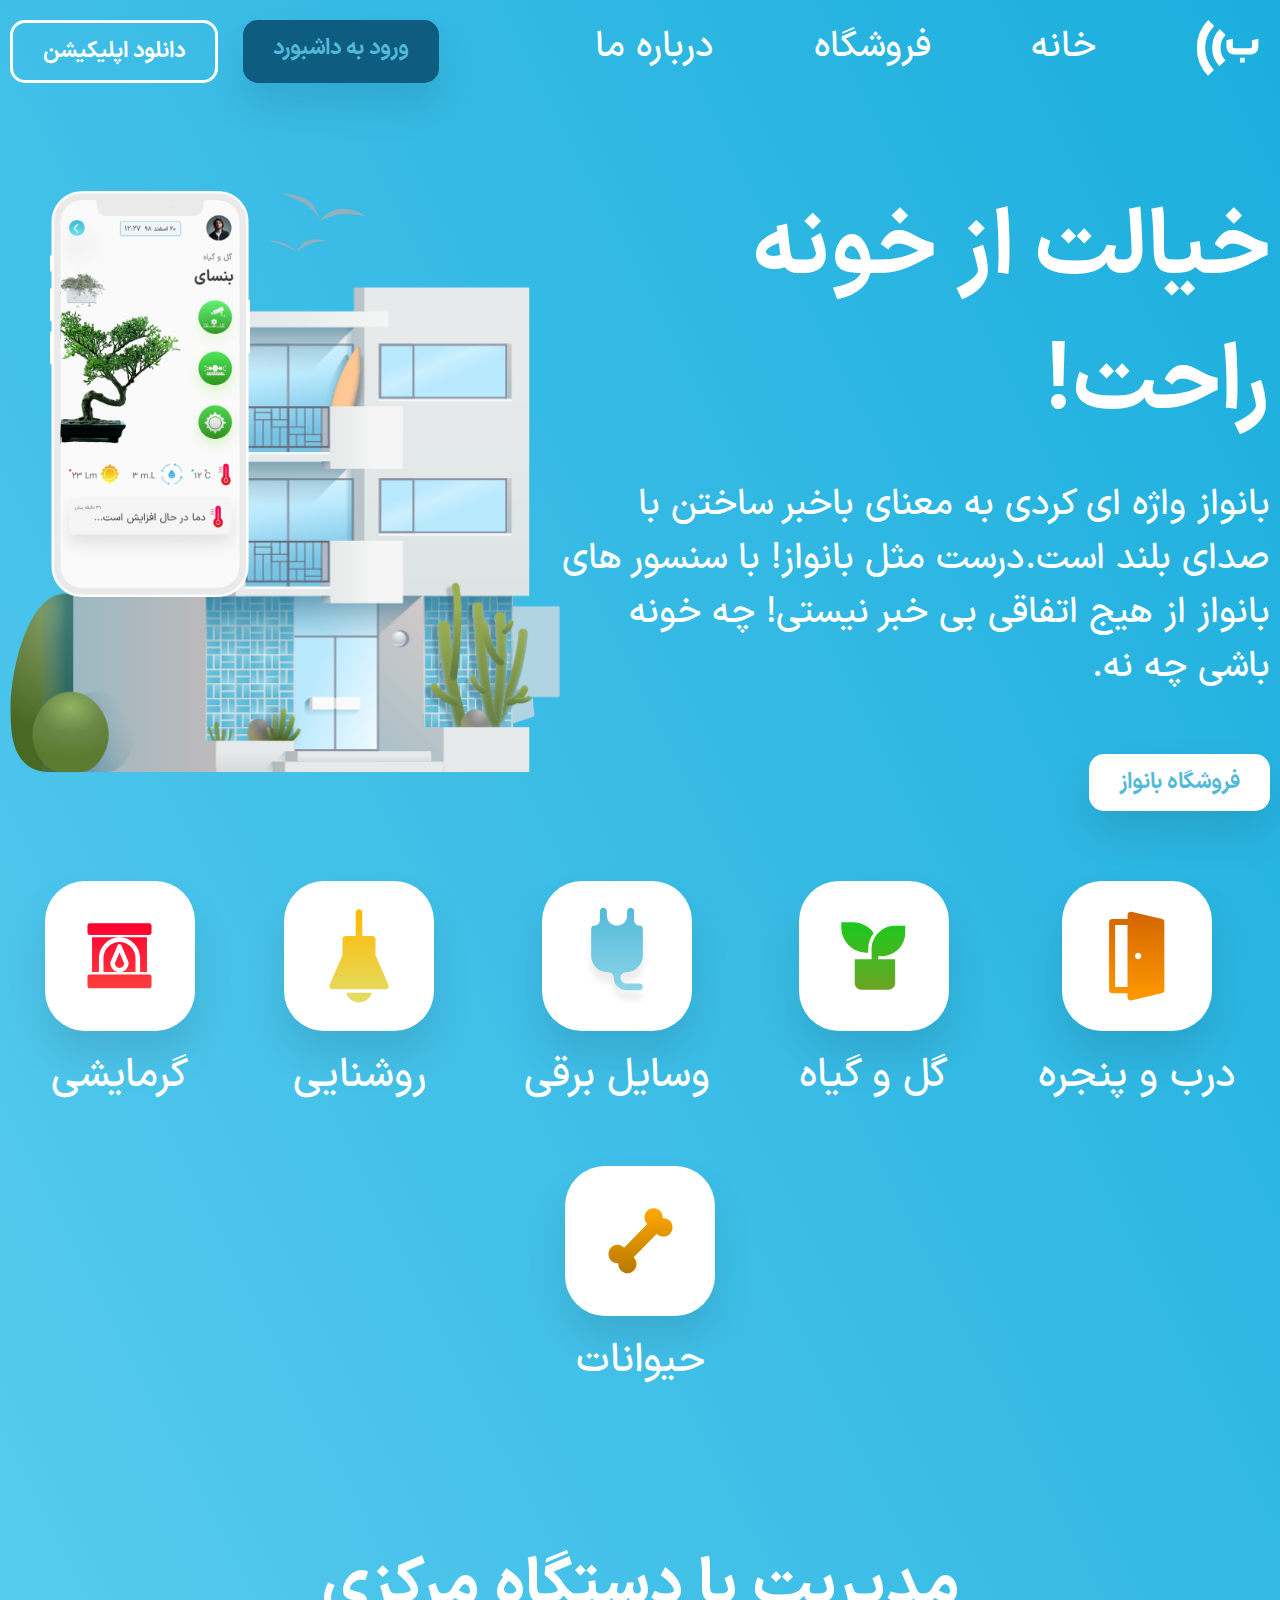
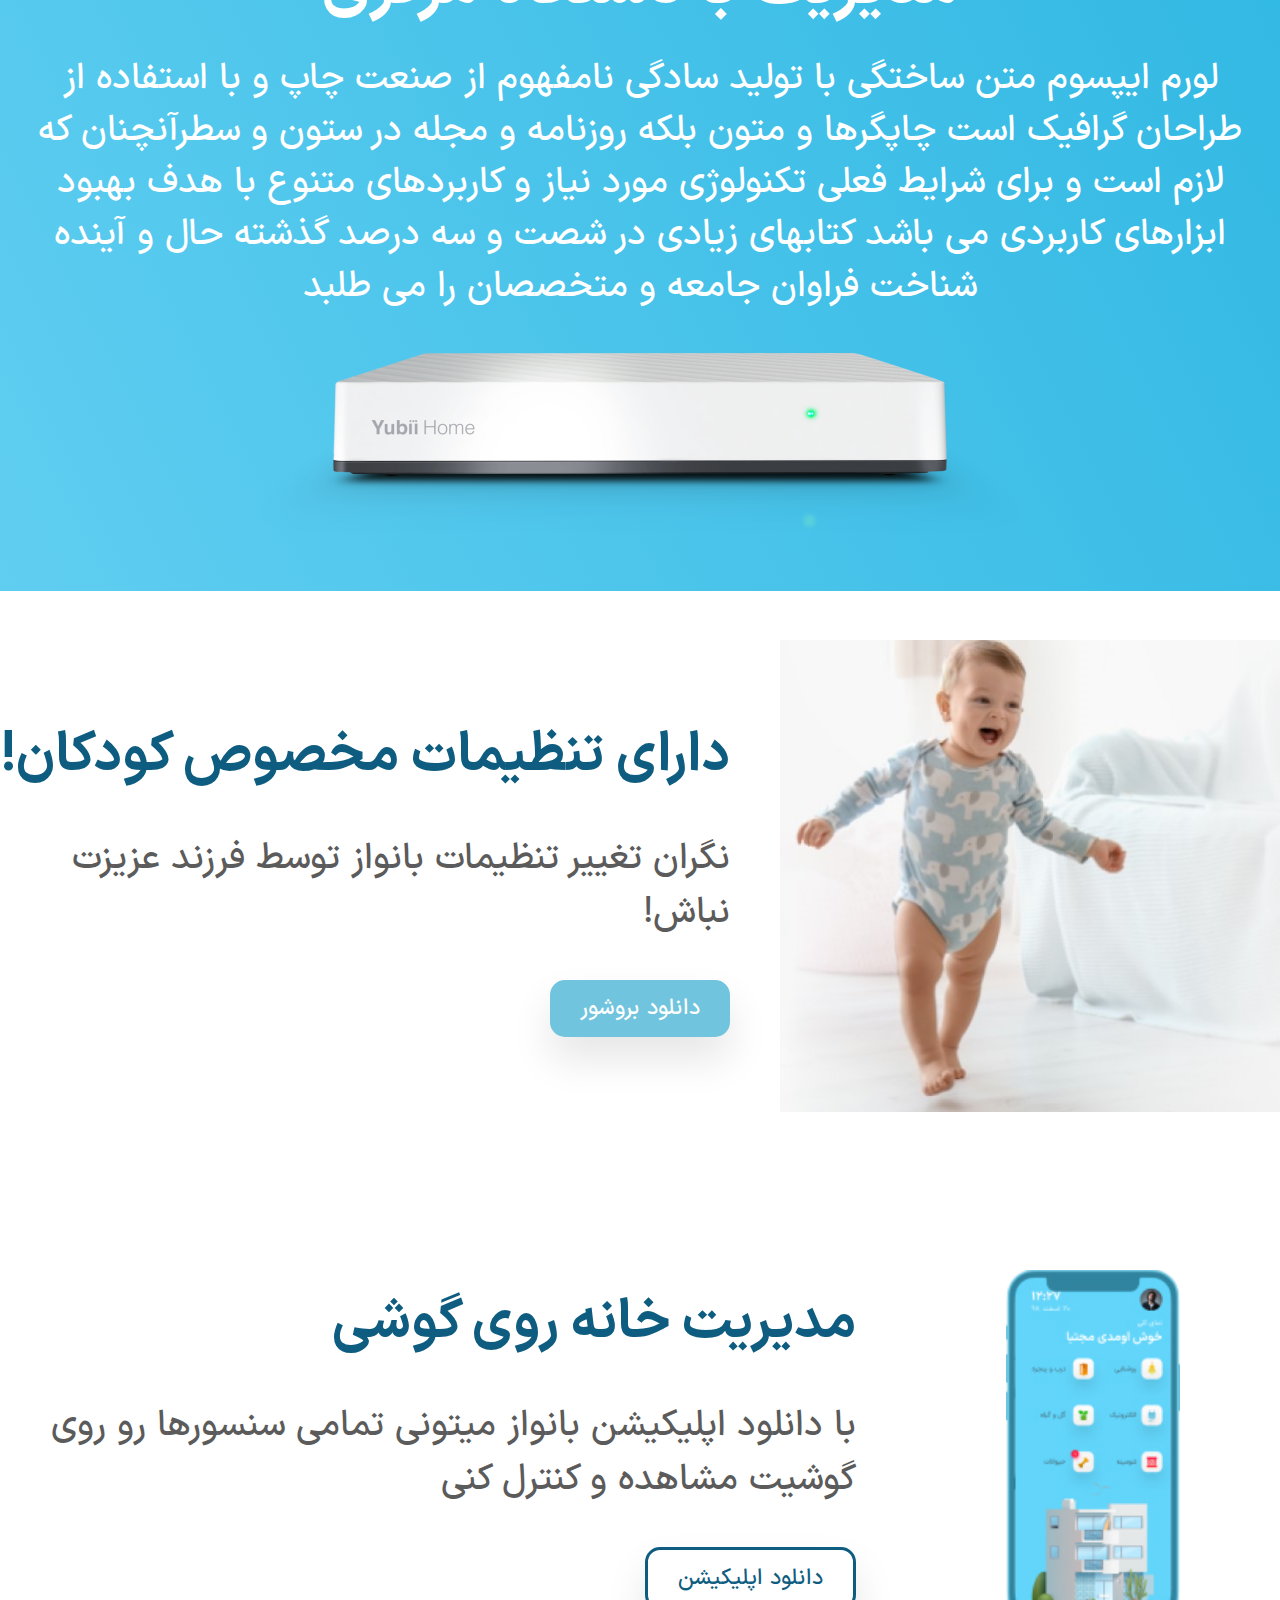
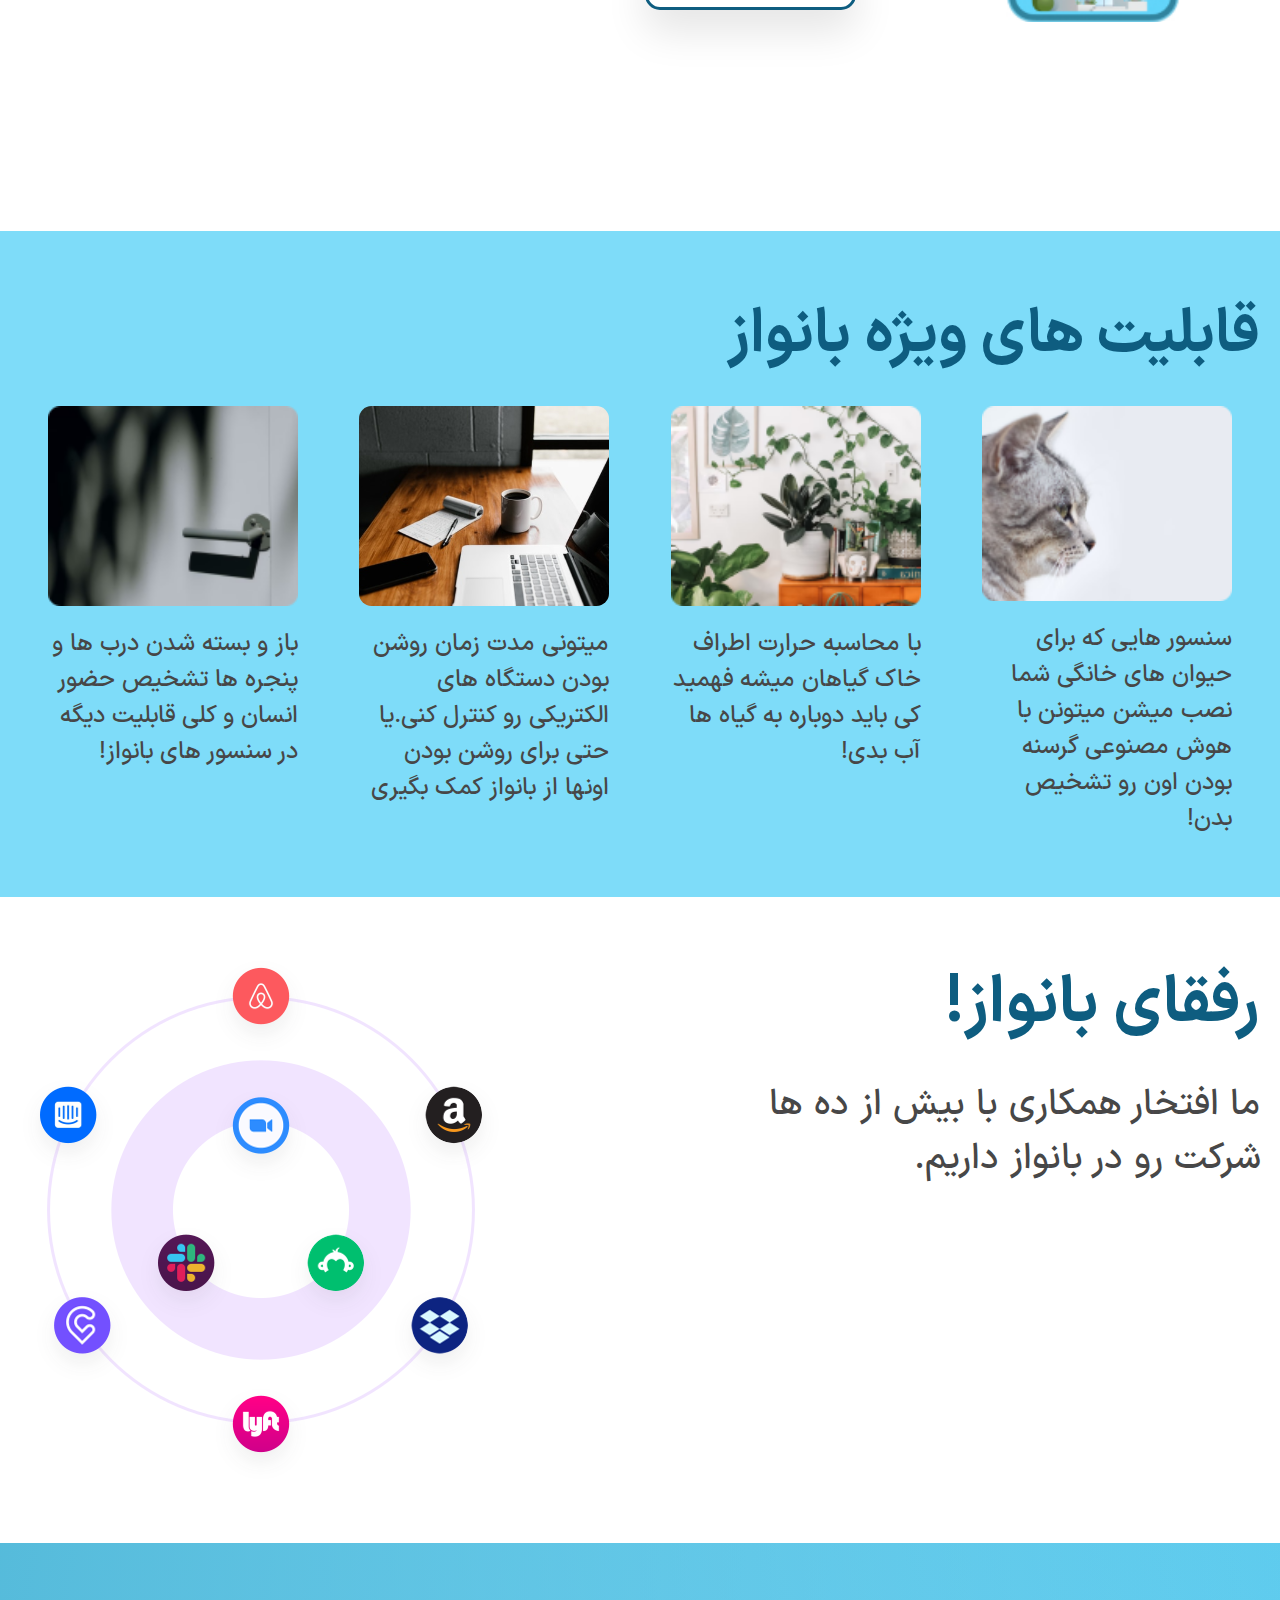
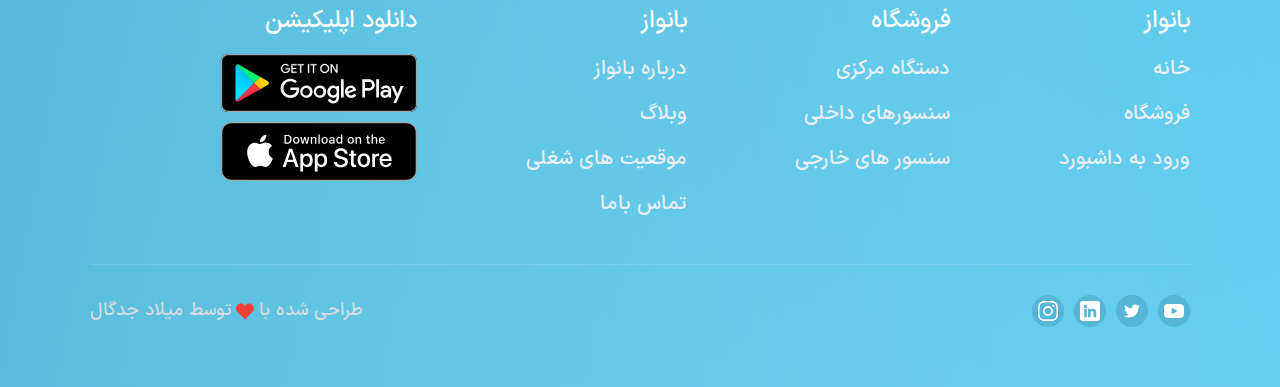
<file: index.html>
<html lang="en" dir="rtl">

<head>
    <meta charset="UTF-8">
    <meta http-equiv="X-UA-Compatible" content="IE=edge">
    <meta name="viewport" content="width=device-width, initial-scale=1.0">
    <title>Document</title>
    <link rel="stylesheet" href="./assets/css/style.css">

</head>

<body>
    <header>
        <div class="container block">
            <div class="header">
                <div class="header__brand">
                    <img src="./assets/images/logo.svg" alt="Banvaaz Logo">
                </div>
                <div class="header__btns" id="mobile-btns">
                    <button class="btn header-btn">فروشگاه بانواز</button>
                    <div class="hamburger-menu nav__toggler">
                        <div class="hamburger-menu__line1 hbr-menu__line"></div>
                        <div class="hamburger-menu__line2 hbr-menu__line"></div>
                        <div class="hamburger-menu__line3 hbr-menu__line"></div>

                    </div>
                </div>
                <nav class="nav">
                    <ul>
                        <li class="list_item"><a href="#">خانه</a></li>
                        <li class="list_item"><a href="#">فروشگاه</a></li>
                        <li class="list_item"><a href="#">درباره ما</a></li>
                    </ul>
                    <div class="header__btns">
                        <button class="btn header-btn" id="panel-login">ورود به داشبورد</button>
                        <button class="btn btn--secondary" id="shop-btn">دانلود اپلیکیشن</button>

                    </div>
                </nav>
            </div>
        </div>

    </header>
    <section class="hero-header container">
        <div class="hero-header__imgbox">
            <img src="./assets/images/home.png" alt="Home Image Hero Header">
            <img src="./assets/images/iPhone12Mini.png" alt="Iphone12Mini Image">
        </div>
        <div>
            <h1>خیالت از خونه راحت!</h1>
            <p>بانواز واژه ای کردی به معنای باخبر ساختن با صدای بلند است.درست مثل بانواز! با سنسور های بانواز از هیج اتفاقی بی خبر نیستی! چه خونه باشی چه نه.
            </p>
            <button class="btn">فروشگاه بانواز</button>
        </div>

    </section>
    <section class="top-features container">
        <div class="feature">
            <div class="feature__img">
                <img src="./assets/images/Vector2.svg" alt="Feature Icon Door">
            </div>
            <p>درب و پنجره</p>
        </div>
        <div class="feature">
            <div class="feature__img">
                <img src="./assets/images/Vector.svg" alt="Feature Icon Door">
            </div>
            <p>گل و گیاه</p>
        </div>
        <div class="feature">
            <div class="feature__img">
                <img src="./assets/images/plug.svg" alt="Feature Icon Door">
            </div>
            <p>وسایل برقی</p>
        </div>
        <div class="feature">
            <div class="feature__img">
                <img src="./assets/images/lamp.svg" alt="Feature Icon Door">
            </div>
            <p>روشنایی</p>
        </div>
        <div class="feature">
            <div class="feature__img">
                <img src="./assets/images/fire_place.svg" alt="Feature Icon Door">
            </div>
            <p>گرمایشی</p>
        </div>
        <div class="feature">
            <div class="feature__img">
                <img src="./assets/images/dog.svg" alt="Feature Icon Door">
            </div>
            <p>حیوانات</p>
        </div>
    </section>
    <section class="management-option container block">
        <div class="management-option__img">
            <img src="./assets/images/kooler.png" alt="Kooler Khone">
        </div>
        <div class="management-option__text">
            <h2>مدیریت با دستگاه مرکزی</h2>
            <p>لورم ایپسوم متن ساختگی با تولید سادگی نامفهوم از صنعت چاپ و با استفاده از طراحان گرافیک است چاپگرها و متون بلکه روزنامه و مجله در ستون و سطرآنچنان که لازم است و برای شرایط فعلی تکنولوژی مورد نیاز و کاربردهای متنوع با هدف بهبود ابزارهای کاربردی
                می باشد کتابهای زیادی در شصت و سه درصد گذشته حال و آینده شناخت فراوان جامعه و متخصصان را می طلبد</p>
        </div>
    </section>
    <section class="child-settings">
        <div class="child-settings__plan container">
            <img src="./assets/images/child.jpg" alt="Child Image">
            <div>
                <h3>دارای تنظیمات مخصوص کودکان!</h3>
                <p>نگران تغییر تنظیمات بانواز توسط فرزند عزیزت نباش!</p>
                <button class="btn btn--primary">دانلود بروشور</button>
            </div>
        </div>
        <div class="child-settings__plan container">
            <img src="./assets/images/Device.jpg" alt="Device Image">
            <div>
                <h3>مدیریت خانه روی گوشی</h3>
                <p>با دانلود اپلیکیشن بانواز میتونی تمامی سنسورها رو روی گوشیت مشاهده و کنترل کنی</p>
                <button class="btn btn--secondary">دانلود اپلیکیشن</button>
            </div>
        </div>
    </section>
    <section class="pro-option-main">
        <div class="container block">
            <h2>قابلیت های ویژه بانواز</h2>
            <div class="pro-options">
                <div class="option">
                    <img src="./assets/images/pro-options4.png" alt="Option Image1" loading="lazy">
                    <p>سنسور هایی که برای حیوان های خانگی شما نصب میشن میتونن با هوش مصنوعی گرسنه بودن اون رو تشخیص بدن!</p>
                </div>
                <div class="option">
                    <img src="./assets/images/pro-options3.png" alt="Option Image1" loading="lazy">
                    <p>با محاسبه حرارت اطراف خاک گیاهان میشه فهمید کی باید دوباره به گیاه ها آب بدی!</p>
                </div>
                <div class="option">
                    <img src="./assets/images/pro-options2.svg" alt="Option Image1" loading="lazy">
                    <p>میتونی مدت زمان روشن بودن دستگاه های الکتریکی رو کنترل کنی.یا حتی برای روشن بودن اونها از بانواز کمک بگیری</p>
                </div>
                <div class="option">
                    <img src="./assets/images/pro-options1.png" alt="Option Image1" loading="lazy">
                    <p>باز و بسته شدن درب ها و پنجره ها تشخیص حضور انسان و کلی قابلیت دیگه در سنسور های بانواز!</p>
                </div>
            </div>
        </div>
    </section>
    <section class="main-brands">
        <div class="brands container block">
            <div>
                <h2>رفقای بانواز!</h2>
                <p>ما افتخار همکاری با بیش از ده ها شرکت رو در بانواز داریم.</p>
            </div>
            <img src="./assets/images/Logos.png" alt="Brand logo">
        </div>
    </section>
    <footer class="footer">
        <div class="container block">
            <div class="footer__top">
                <div class="footer__top__plan">
                    <h3>بانواز</h3>
                    <ul>
                        <li><a href="#">خانه</a></li>
                        <li><a href="#">فروشگاه</a></li>
                        <li><a href="#">ورود به داشبورد</a></li>
                    </ul>
                </div>
                <div class="footer__top__plan">
                    <h3>فروشگاه</h3>
                    <ul>
                        <li><a href="#">دستگاه مرکزی</a></li>
                        <li><a href="#">سنسورهای داخلی</a></li>
                        <li><a href="#">سنسور های خارجی</a></li>
                    </ul>
                </div>
                <div class="footer__top__plan">
                    <h3>بانواز</h3>
                    <ul>
                        <li><a href="#">درباره بانواز</a></li>
                        <li><a href="#">وبلاگ</a></li>
                        <li><a href="#">موقعیت های شغلی</a></li>
                        <li><a href="#">تماس باما</a></li>
                    </ul>
                </div>
                <div class="footer__top__plan">
                    <h3>دانلود اپلیکیشن</h3>
                    <img src="./assets/images/GooglePlayBadge.svg" alt="Google Play Badge Img">
                    <img src="./assets/images/AppStoreBadge.svg" alt="App Store Badge Img">
                </div>
            </div>
            <div class="footer__bottom">
                <div class="social-icons">
                    <a href="#" class="social__icon">
                        <img src="./assets/images/yt.svg">
                    </a>
                    <a href="#" class="social__icon">
                        <img src="./assets/images/twitter.svg">
                    </a>
                    <a href="#" class="social__icon">
                        <img src="./assets/images/linkedin.svg">
                    </a>
                    <a href="#" class="social__icon">
                        <img src="./assets/images/insta.svg">
                    </a>

                </div>
                <P class="copyright">
                    طراحی شده با<img src="./assets/images/heart.svg" alt="Heart Icon">توسط میلاد جدگال
                </P>
            </div>
        </div>
    </footer>

    <script src="./assets/js/app.js"></script>
</body>


</html>
</file>
<file: assets/css/style.css>
@import url('./fonts.css');
    /* !Resets */
    
    *,
    *::after,
    *::before {
        margin: 0;
        padding: 0;
        box-sizing: border-box;
        list-style: none;
    }
    
    body {
        background: var(--color-secondary);
    }
    
    @media screen and (min-width: 768px) {
        body {
            background: linear-gradient(243.02deg, #10A9DA -9.92%, #92E5FF 106.28%);
        }
    }
    /* !Root Variables */
    
     :root {
        --color-primary: #0E5D80;
        --color-secondary: #53B9D9;
        --color-white: #fff;
        --color-text-white-back: #5B5B5B;
        --color-text-primary-back: #474747;
        --color-footer-text: #EEEFF4;
        --color-footer-back: #146183;
        --color-btn-text: #399DBC;
    }
    /* !TypoGraphy */
    
    html {
        font-size: 62.5%;
    }
    
    h1,
    h2,
    h3 {
        color: var(--color-white);
        font-weight: bold;
    }
    
    h1,
    h2 {
        font-size: 3.2rem;
        margin-bottom: 2.5rem;
    }
    
    @media screen and (min-width: 1024px) {
        h1 {
            font-size: 9rem;
        }
        h2 {
            font-size: 6.4rem;
        }
    }
    /* !Container */
    
    .container {
        max-width: 1600px;
        margin: 0 auto;
    }
    
    .block {
        padding: 4rem 1rem;
    }
    
    @media screen and (min-width: 768px) {
        .block {
            padding: 6rem 2rem;
        }
    }
    /* !Buttons */
    
    .btn {
        font-size: 1.8rem;
        padding: 0.9rem 1.3rem;
        border-radius: 8px;
        outline: 0;
        cursor: pointer;
        background-color: var(--color-white);
        border: 0;
        color: var(--color-secondary);
    }
    
    .btn.btn--primary {
        background-color: #71C4DE;
        color: var( --color-white);
    }
    
    .btn.btn--secondary {
        color: var(--color-primary);
        border: 2px solid var(--color-primary)
    }
    
    .btn.header-btn {
        color: var(--color-white);
        background-color: var(--color-primary);
    }
    
    @media screen and (min-width: 1024px) {
        .btn {
            font-size: 2.2rem;
            border-radius: 15px;
            padding: 1.2rem 3.0rem;
            box-shadow: 0px 22px 40px rgba(0, 0, 0, 0.1);
        }
        .btn.btn--secondary {
            border: 3px solid var(--color-primary)
        }
    }
    
    @media screen and (min-width: 1024px) and (max-width:1228px) {
        .btn {
            font-size: 1.4rem;
            padding: 1.5rem;
        }
    }
    /* !Top Features */
    
    .top-features {
        display: flex;
        justify-content: space-around;
        flex-wrap: wrap;
    }
    
    .feature {
        font-size: 1.8rem;
        display: flex;
        flex-direction: column;
        padding: 3rem 4rem;
        justify-content: center;
        align-items: center;
        color: var(--color-white);
    }
    
    .feature p {
        margin-top: 1.5rem;
    }
    
    .feature__img {
        width: 8.4rem;
        height: 8.4rem;
        border-radius: 1.4rem;
        display: flex;
        justify-content: center;
        align-items: center;
        background: var(--color-white);
        box-shadow: 0px 25px 40px rgba(0, 0, 0, 0.1);
        ;
    }
    
    .feature__img img {
        max-width: 45px;
    }
    
    @media screen and (min-width: 768px) {
        .feature {
            font-size: 4rem;
        }
        .feature__img {
            width: 15rem;
            height: 15rem;
            border-radius: 4rem;
        }
        .feature__img img {
            max-width: 65px;
        }
    }
    /* !Social Icons */
    
    .social-icons {
        display: flex;
        gap: 1rem;
    }
    
    .social__icon {
        background-color: #2B708F;
        width: 32px;
        height: 32px;
        display: flex;
        justify-content: center;
        align-items: center;
        border-radius: 100%;
    }
    
    .social-icons img {
        width: 20px;
        height: 20px;
    }
    
    @media screen and (min-width: 1024px) {
        .social__icon {
            background-color: #56b5d4;
            width: 32px;
            height: 32px;
            display: flex;
            justify-content: center;
            align-items: center;
            border-radius: 100%;
        }
    }
    /* !Managment Option */
    
    .management-option {
        display: flex;
        flex-direction: column;
        align-items: center;
        margin-top: 8rem;
        justify-content: center;
        color: var(--color-white);
        font-size: 1.6rem;
    }
    
    .management-option img {
        width: 100%;
        height: auto;
    }
    
    .management-option__text {
        text-align: center;
        line-height: 3.4rem;
    }
    
    @media screen and (min-width: 768px) {
        .management-option {
            font-size: 3.6rem;
        }
        .management-option__text h2 {
            margin-bottom: 4rem;
        }
        .management-option__text {
            text-align: center;
            line-height: 5.2rem;
            order: 1;
        }
        .management-option__img {
            order: 2;
            margin-top: 4rem;
        }
    }
    /* !Brands */
    
    .main-brands {
        background-color: var(--color-secondary);
    }
    
    .brands {
        display: flex;
        flex-direction: column;
        justify-content: center;
    }
    
    .brands h2 {
        color: var(--color-primary);
    }
    
    .brands p {
        font-size: 1.8rem;
        color: var(--color-text-primary-back);
        margin-bottom: 2rem;
    }
    
    @media screen and (min-width: 1024px) {
        .brands p {
            font-size: 3.6rem;
            max-width: 75%;
        }
        .brands {
            display: flex;
            flex-direction: row;
        }
        .main-brands {
            background-color: var(--color-white);
        }
    }
    /* !Pro Options */
    
    .pro-option-main {
        background-color: var(--color-secondary);
    }
    
    .pro-options {
        display: grid;
        width: 100%;
        grid-template-columns: repeat(2, 45%);
        align-items: flex-start;
        gap: 1.5rem;
        justify-content: space-between;
    }
    
    .option {
        display: flex;
        flex-direction: column;
        align-items: center;
        justify-content: center;
    }
    
    .option img {
        width: 16rem;
        height: auto;
    }
    
    .option p {
        font-size: 1.3rem;
        /* max-width: 20%; */
        margin-top: 1rem;
        text-align: right;
        width: 16rem;
        color: var(--color-text-primary-back);
    }
    
    .pro-option-main h2 {
        display: none;
    }
    
    @media screen and (min-width: 768px) {
        .option img {
            width: 25rem;
        }
        .option p {
            font-size: 2.4rem;
            width: 25rem;
        }
    }
    
    @media screen and (min-width: 1024px) {
        .pro-options {
            display: grid;
            gap: 0.5rem;
            margin-top: 2rem;
            grid-template-columns: repeat(4, 1fr);
        }
        .option p {
            margin-top: 2rem;
        }
        .pro-option-main h2 {
            font-size: 6rem;
            display: block;
            color: var(--color-primary);
        }
        .pro-option-main {
            background-color: #7EDCF9;
        }
    }
    /* !Header */
    
    header .block {
        padding: 2rem 1rem;
        margin-bottom: 4rem;
    }
    
    .header {
        display: flex;
        justify-content: space-between;
    }
    
    .hamburger-menu {
        padding: 13px 13px;
        cursor: pointer;
        align-items: center;
        display: flex;
        margin-right: 1rem;
        flex-direction: column;
        border-radius: 8px;
        background-color: var(--color-white);
    }
    
    .header__btns .btn {
        font-weight: bold;
    }
    
    .header__btns {
        display: flex;
        justify-content: space-between;
    }
    
    .hbr-menu__line {
        width: 35px;
        height: 3px;
        background-color: #000;
        margin: 3px 0;
        border-radius: 7px;
        transition: all 0.4s ease-out;
    }
    
    #panel-login,
    #shop-btn {
        display: none;
    }
    
    .nav {
        display: none;
        width: 100%;
        justify-content: space-between;
        transition: all 0.4s linear;
    }
    
    .nav ul {
        display: flex;
        margin-right: 10rem;
        justify-content: space-between;
    }
    
    .list_item a {
        font-size: 2.6rem;
        color: var(--color-white);
        text-decoration: none;
        margin-left: 10rem;
    }
    
    .header.nav__expanded .nav {
        position: absolute;
        top: 9rem;
        z-index: 11111;
        left: 0rem;
        padding: 2rem 0;
        background: var(--color-footer-back);
        animation: hamburgermenu 0.7s linear;
        border-radius: 1rem;
        transition: all 0.4s linear;
        box-shadow: 2px 2px 7px rgb(0 0 0 / 30%);
        display: flex;
    }
    
    .header.nav__expanded .hamburger-menu__line1 {
        transform: rotate(-45deg) translate(-8px, 7px);
    }
    
    .header.nav__expanded .hamburger-menu__line2 {
        opacity: 0;
        transform: translateX(-20px);
    }
    
    .header.nav__expanded .hamburger-menu__line3 {
        transform: rotate(45deg) translate(-5px, -5px);
    }
    
    .header.nav__expanded .nav ul {
        flex-direction: column;
        gap: 3rem;
    }
    
    @keyframes hamburgermenu {
        0% {
            opacity: 0;
            max-height: 0;
        }
        100% {
            opacity: 1;
            max-height: 100vh;
        }
    }
    
    @media screen and (min-width: 1024px) {
        .hamburger-menu {
            display: none;
        }
        .header-btn {
            display: none;
        }
        #mobile-btns {
            display: none;
        }
        #panel-login {
            display: flex;
            color: var(--color-secondary);
        }
        #shop-btn {
            border-color: var(--color-white);
            background-color: transparent;
            box-shadow: none;
            display: flex;
            margin-right: 2.5rem;
            color: var(--color-white);
        }
        .nav ul {
            flex-direction: row;
            gap: 0rem;
        }
        .nav {
            display: flex;
        }
        .header.nav__expanded .nav {
            position: static;
            background: transparent;
            border-radius: 0;
            box-shadow: none;
        }
        .header.nav__expanded .nav ul {
            flex-direction: row;
            gap: 0;
        }
        .list_item a {
            font-size: 3.6rem;
        }
    }
    /* !Child Settings */
    
    .child-settings {
        background-color: var(--color-white);
        padding: 2rem 0;
    }
    
    .child-settings__plan {
        display: flex;
        align-items: center;
        gap: 5rem;
        max-height: 47rem;
    }
    
    .child-settings__plan img {
        width: 15rem;
        height: auto;
    }
    
    .child-settings__plan:nth-child(2) img {
        width: 10rem;
        height: auto;
        margin: 2rem;
    }
    
    .child-settings__plan h3 {
        color: var(--color-primary);
        font-size: 1.6rem;
        font-weight: bold;
        margin-bottom: 1.5rem;
    }
    
    .child-settings__plan p {
        font-size: 1.4rem;
        margin-bottom: 2rem;
        color: var(--color-text-white-back);
    }
    
    @media screen and (min-width: 1024px) {
        .child-settings {
            padding: 5rem 0;
        }
        .child-settings__plan {
            margin-bottom: 10rem;
        }
        .child-settings__plan h3 {
            font-size: 5.4rem;
            margin-bottom: 3.5rem;
        }
        .child-settings__plan p {
            font-size: 3.6rem;
            margin-bottom: 4rem;
        }
        .child-settings__plan img {
            width: 50rem;
            height: auto;
        }
        .child-settings__plan:nth-child(2) img {
            width: 25rem;
            margin: 10rem;
            height: auto;
        }
    }
    /* !Hero Header */
    
    .hero-header {
        display: flex;
        flex-direction: column;
        padding: 4rem 1rem;
    }
    
    .hero-header p {
        font-size: 1.8rem;
        color: var(--color-white);
        margin-bottom: 2rem;
    }
    
    .hero-header__imgbox img {
        width: 20rem;
    }
    
    .hero-header__imgbox {
        position: relative;
        margin-bottom: 3rem;
        align-self: center;
    }
    
    .hero-header__imgbox img:last-child {
        position: absolute;
        width: 9rem;
        top: 0;
        right: 0;
    }
    
    @media screen and (min-width: 1024px) {
        .hero-header {
            flex-direction: row;
        }
        .hero-header div:nth-child(1) {
            order: 2;
        }
        .hero-header div:nth-child(2) {
            order: 1;
        }
        .hero-header p {
            font-size: 3.6rem;
            color: var(--color-white);
        }
        .hero-header__imgbox img {
            width: 55rem;
        }
        .hero-header__imgbox img:last-child {
            width: 20rem;
            right: calc(100% - 24rem);
        }
        .hero-header .btn {
            margin-top: 4rem;
            font-weight: bold;
        }
    }
    /* !Footer */
    
    .footer {
        background-color: var(--color-footer-back);
    }
    
    .footer .container {
        max-width: 1140px;
    }
    
    .footer__top {
        display: flex;
        flex-wrap: wrap;
        justify-content: space-between;
        color: #F4F5F7;
    }
    
    .footer__top h3 {
        font-size: 2rem;
        font-weight: normal;
        margin-bottom: 1.5rem;
    }
    
    .footer__top ul li {
        margin-bottom: 1.5rem;
    }
    
    .footer__top ul li a {
        color: #EEEFF4;
        text-decoration: none;
        font-size: 1.5rem;
    }
    
    .footer__top__plan {
        width: 50%;
        margin-bottom: 3rem;
    }
    
    .footer__top__plan img {
        margin-bottom: 1rem;
    }
    
    .footer__top {
        border-bottom: 1px solid rgba(255, 255, 255, 0.15);
    }
    
    .footer__bottom {
        display: flex;
        justify-content: space-between;
        align-items: center;
        flex-direction: column;
        margin-top: 3rem;
    }
    
    .copyright {
        font-size: 1.8rem;
        margin-top: 1.5rem;
        color: #D9DBE1;
    }
    
    .copyright img {
        width: 1.8rem;
        margin: 0.5rem;
        vertical-align: middle;
    }
    
    @media screen and (min-width: 1024px) {
        .footer__bottom {
            flex-direction: row;
        }
        .copyright {
            margin-top: 0;
        }
        .footer__top__plan {
            width: auto;
        }
        .footer {
            background: linear-gradient(97.01deg, #53B9D9 -6.41%, rgba(20, 77, 101, 0) 110.43%);
        }
        .footer__top h3 {
            font-size: 2.4rem;
        }
        .footer__top ul li a {
            font-size: 2rem;
        }
        .footer__top__plan img {
            width: 60%;
        }
    }
</file>
